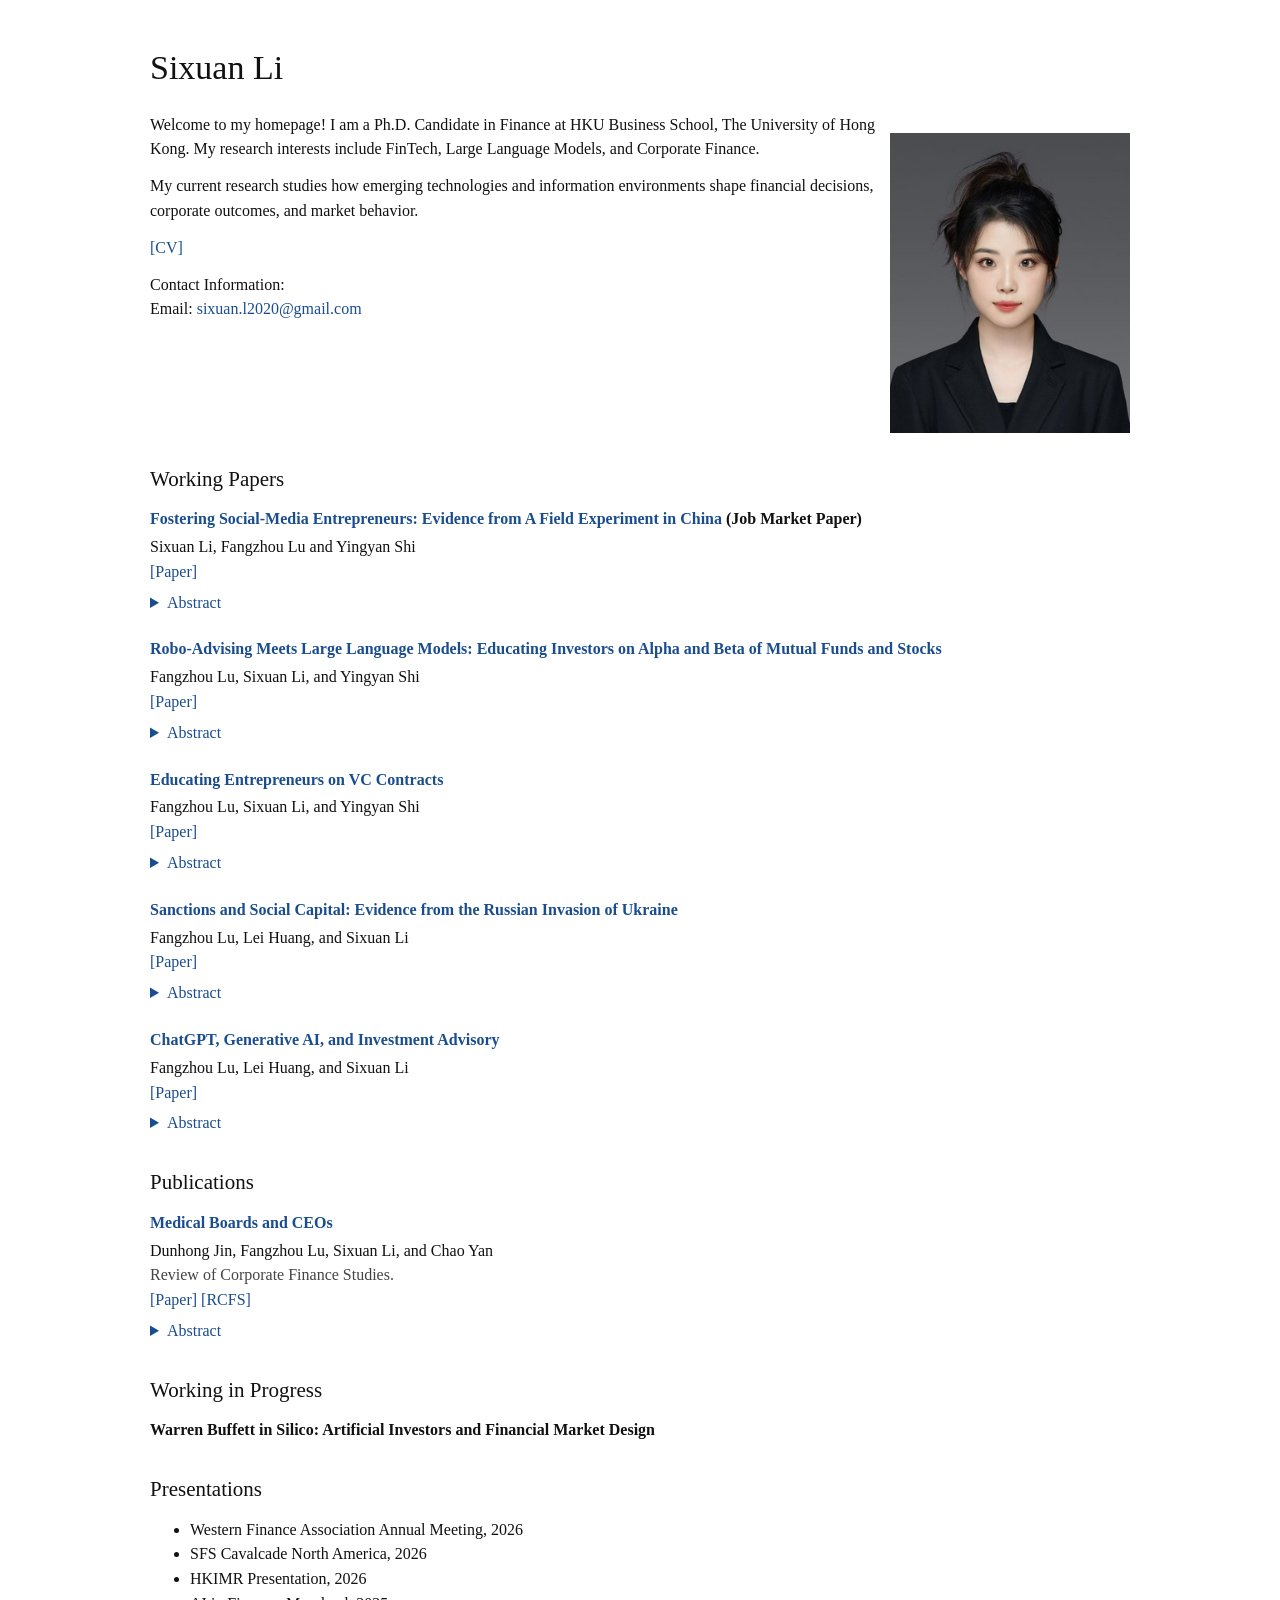
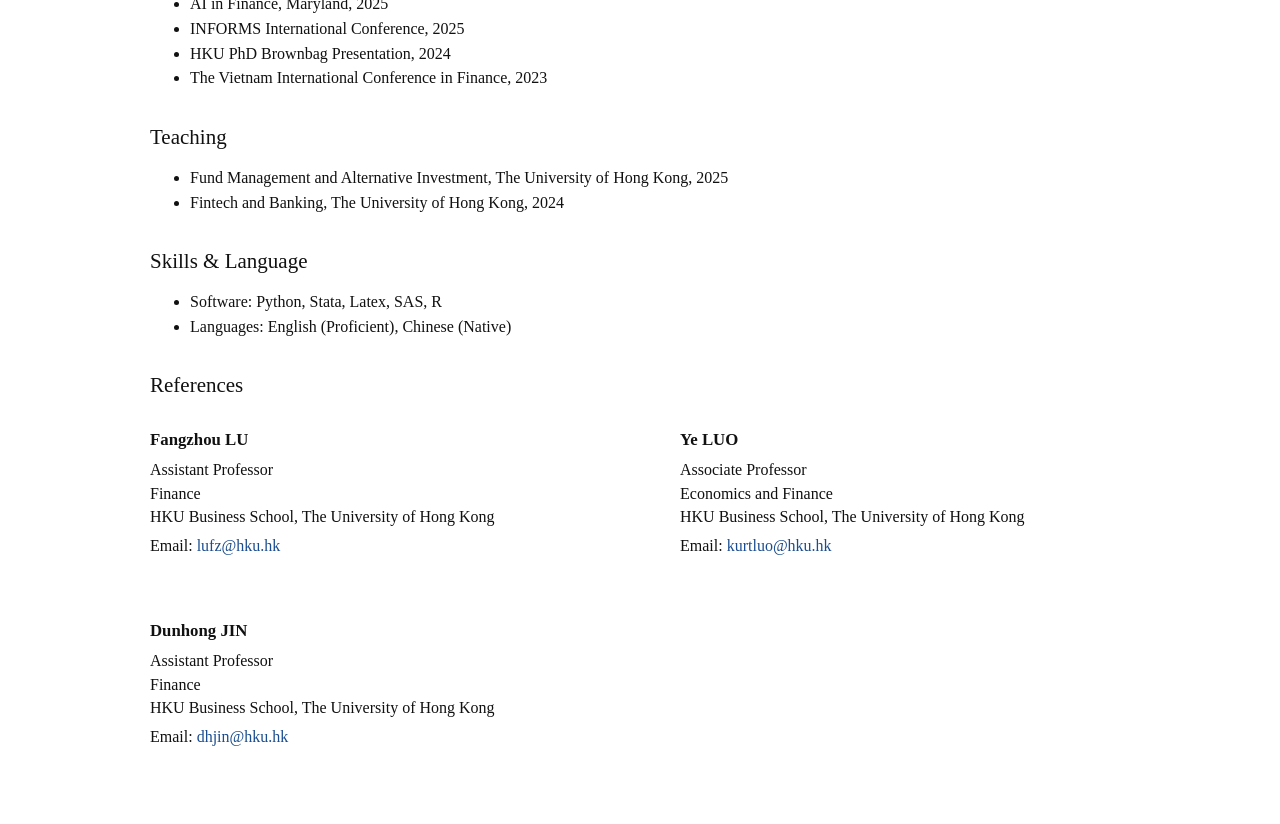
<file: index.html>
<!DOCTYPE html>
<html lang="en">
<head>
  <meta charset="utf-8">
  <title>Sixuan Li</title>
  <meta name="viewport" content="width=device-width, initial-scale=1">
  <meta name="description" content="Homepage of Sixuan Li, Ph.D. Candidate in Finance at The University of Hong Kong.">
  <link rel="stylesheet" href="style.css">

  <style>
    .photo {
      width: 240px;
      height: 300px;
      display: block;
      margin: 20px 0 30px 0;
    }

    .references-grid {
      display: grid;
      grid-template-columns: 1fr 1fr;
      column-gap: 80px;
      row-gap: 50px;
      margin-top: 20px;
    }

    .reference-name {
      font-weight: bold;
      font-size: 1.05em;
      margin-bottom: 8px;
    }

    .reference-item p {
      margin: 6px 0;
      line-height: 1.45;
    }

    @media (max-width: 700px) {
      .references-grid {
        grid-template-columns: 1fr;
        row-gap: 30px;
      }

      .photo {
        width: 100%;
        max-width: 340px;
      }
    }
  </style>
</head>

<body>
<div class="page">

  <h1>Sixuan Li</h1>

  <img class="photo" src="assets/Sixuan_Li_photo.jpg" alt="Sixuan Li">

  <p>
    Welcome to my homepage! I am a Ph.D. Candidate in Finance at HKU Business School,
    The University of Hong Kong. My research interests include FinTech, Large Language Models,
    and Corporate Finance.
  </p>

  <p>
    My current research studies how emerging technologies and information environments shape
    financial decisions, corporate outcomes, and market behavior.
  </p>

  <p>
    <a href="uploads/Sixuan_Li_CV.pdf">[CV]</a>
  </p>

  <p>
    Contact Information:<br>
    Email: <a href="mailto:sixuan.l2020@gmail.com">sixuan.l2020@gmail.com</a>
  </p>

  <div class="section">
    <h2>Working Papers</h2>

    <div class="paper">
      <div class="paper-title">
        <a href="https://papers.ssrn.com/sol3/papers.cfm?abstract_id=5240337" target="_blank" rel="noopener">
          Fostering Social-Media Entrepreneurs: Evidence from A Field Experiment in China
        </a> <strong>(Job Market Paper)</strong>
      </div>
      <div class="authors">Sixuan Li, Fangzhou Lu and Yingyan Shi</div>
      <div>
        <a href="https://papers.ssrn.com/sol3/papers.cfm?abstract_id=5240337" target="_blank" rel="noopener">[Paper]</a>
      </div>
      <details>
        <summary>Abstract</summary>
        <p>
          We conduct a field experiment in China, offering startups and SMEs conditional social media subsidies to stimulate business growth. The intervention increases revenue, employment, and access to fintech credit: treated firms are more likely to open online stores and obtain online loans, while traditional bank credit remains unchanged. Our results uncover a "fintech accelerator" mechanism: digital investment boosts both sales and digital footprints, such as customer ratings, which are crucial for fintech lending eligibility. These findings highlight the role of targeted digital interventions in promoting financial inclusion and reshaping credit allocation for startups and small businesses.
        </p>
      </details>
    </div>

    <div class="paper">
      <div class="paper-title">
        <a href="https://papers.ssrn.com/sol3/papers.cfm?abstract_id=5083305" target="_blank" rel="noopener">
          Robo-Advising Meets Large Language Models: Educating Investors on Alpha and Beta of Mutual Funds and Stocks
        </a>
      </div>
      <div class="authors">Fangzhou Lu, Sixuan Li, and Yingyan Shi</div>
      <div>
        <a href="https://papers.ssrn.com/sol3/papers.cfm?abstract_id=5083305" target="_blank" rel="noopener">[Paper]</a>
      </div>
      <details>
        <summary>Abstract</summary>
        <p>
          This paper investigates how integrating large language models (LLMs), such as ChatGPT or DeepSeek, into robo-advisory platforms can improve investor decision-making, using financial literacy as the main setting. In a pilot program with a major brokerage firm, the study enhances a robo-advisor with a back-end LLM that provides personalized and conversational support to investors, helping them distinguish between beta and alpha in mutual funds and stocks. Compared with a traditional rule-based chatbot and standard non-premium human assistance, the LLM-augmented robo-advisor significantly increases investor engagement and understanding, narrows the behavioral gap between one-click automatic enrollment and self-constructed portfolios, and builds relational trust similar to high-touch wealth management services. The LLM support also encourages ETF adoption, especially in trust-sensitive markets, and generates positive spillovers by making investors more likely to pursue international diversification even when such options are not actively promoted. Overall, integrating LLMs into robo-advisors produces substantial benefits, with treated investors earning monthly returns 40 basis points higher and realizing an average monthly gain of 750 RMB.
        </p>
      </details>
    </div>

    <div class="paper">
      <div class="paper-title">
        <a href="https://papers.ssrn.com/sol3/papers.cfm?abstract_id=5838502" target="_blank" rel="noopener">
          Educating Entrepreneurs on VC Contracts
        </a>
      </div>
      <div class="authors">Fangzhou Lu, Sixuan Li, and Yingyan Shi</div>
      <div>
        <a href="https://papers.ssrn.com/sol3/papers.cfm?abstract_id=5838502" target="_blank" rel="noopener">[Paper]</a>
      </div>
      <details>
        <summary>Abstract</summary>
        <p>
          This paper conducts a randomized controlled trial to examine how contract education and contract legal consulting affect entrepreneurs' outcomes in venture capital and seed funding. Entrepreneurs in the treatment group received targeted training on VC contract terms and startup financing agreements. The results show that treated entrepreneurs are less likely to obtain initial angel or seed funding and are more likely to enter traditional employment rather than continue their startup ventures. However, conditional on receiving angel or VC investment, treated entrepreneurs are more likely to secure follow-on funding, achieve higher later-stage valuations, and face a lower risk of involuntary removal as co-founders. Overall, the findings suggest that greater contract knowledge helps entrepreneurs make more informed career choices and negotiate better terms, but may also reduce their entry into the VC funding pipeline.
        </p>
      </details>
    </div>

    <div class="paper">
      <div class="paper-title">
        <a href="https://papers.ssrn.com/sol3/papers.cfm?abstract_id=4108129" target="_blank" rel="noopener">
          Sanctions and Social Capital: Evidence from the Russian Invasion of Ukraine
        </a>
      </div>
      <div class="authors">Fangzhou Lu, Lei Huang, and Sixuan Li</div>
      <div>
        <a href="https://papers.ssrn.com/sol3/papers.cfm?abstract_id=4108129" target="_blank" rel="noopener">[Paper]</a>
      </div>
      <details>
        <summary>Abstract</summary>
        <p>
          This paper examines what determines firms' decisions to exit Russia after the Ukraine invasion and whether investors value such social image management. It finds that firms withdrawing from Russia generally have higher ESG scores, especially social scores, but firms with higher ESG scores tend to announce their withdrawal later and choose softer forms of disengagement. Exit decisions are also more likely among firms headquartered in countries with greater security concerns, stronger public awareness, better institutional quality, common-law legal origins, or sanctions against Russia. However, these firms experience a 58-basis-point stock price decline after announcing business suspension, with no evidence of a stock market "reputation premium" relative to firms that remain. Overall, the evidence supports the reputation-concern channel rather than purely altruistic motives.
        </p>
      </details>
    </div>

    <div class="paper">
      <div class="paper-title">
        <a href="https://papers.ssrn.com/sol3/papers.cfm?abstract_id=4519182" target="_blank" rel="noopener">
          ChatGPT, Generative AI, and Investment Advisory
        </a>
      </div>
      <div class="authors">Fangzhou Lu, Lei Huang, and Sixuan Li</div>
      <div>
        <a href="https://papers.ssrn.com/sol3/papers.cfm?abstract_id=4519182" target="_blank" rel="noopener">[Paper]</a>
      </div>
      <details>
        <summary>Abstract</summary>
        <p>
          This paper examines whether large language models, such as ChatGPT, can use their reasoning capabilities to generate portfolio recommendations beyond conventional textual analysis. By fine-tuning the model with task-specific training data and adjusting ChatGPT's parameters to allow more flexible outputs, the paper shows that ChatGPT can construct portfolios that outperform market benchmarks in out-of-sample tests. Using two types of multilingual textual data—Wall Street Journal articles from the U.S. and Chinese government policy announcements—the study finds that ChatGPT-generated portfolios can achieve monthly three-factor alphas of up to 3%, especially in response to policy-related news. In contrast, traditional textual analysis methods fail to generate portfolios with positive alpha.
        </p>
      </details>
    </div>
  </div>

  <div class="section">
    <h2>Publications</h2>

    <div class="paper">
      <div class="paper-title">
        <a href="https://papers.ssrn.com/sol3/papers.cfm?abstract_id=3912479" target="_blank" rel="noopener">
          Medical Boards and CEOs
        </a>
      </div>
      <div class="authors">Dunhong Jin, Fangzhou Lu, Sixuan Li, and Chao Yan</div>
      <div class="note">Review of Corporate Finance Studies.</div>
      <div>
        <a href="https://papers.ssrn.com/sol3/papers.cfm?abstract_id=3912479" target="_blank" rel="noopener">[Paper]</a>
        <a href="https://academic.oup.com/rcfs/advance-article-abstract/doi/10.1093/rcfs/cfag008/8721939?redirectedFrom=fulltext" target="_blank" rel="noopener">[RCFS]</a>
      </div>
      <details>
        <summary>Abstract</summary>
        <p>
          Approximately 37% of Chinese listed firms possess medical expertise, as indicated by the presence of board members and senior executives with a medical degree or experience in the medical industry. Using the COVID-19 outbreak in China as a natural experiment, we find that the stock returns of firms with medical expertise, excluding those within the healthcare and pharmaceutical industries, are significantly higher than those of firms without such expertise. The positive impact is more pronounced when the CEO or Chairman has medical expertise and when the firm is not state-owned. Overall, this study underscores the importance of diversified executive human capital on firm performance by disentangling the effects of macroeconomic shocks.
        </p>
      </details>
    </div>
  </div>

  <div class="section">
    <h2>Working in Progress</h2>

    <div class="paper">
      <div class="paper-title">
        Warren Buffett in Silico: Artificial Investors and Financial Market Design
      </div>
    </div>
  </div>

  <div class="section">
    <h2>Presentations</h2>
    <ul>
      <li>Western Finance Association Annual Meeting, 2026</li>
      <li>SFS Cavalcade North America, 2026</li>
      <li>HKIMR Presentation, 2026</li>
      <li>AI in Finance, Maryland, 2025</li>
      <li>INFORMS International Conference, 2025</li>
      <li>HKU PhD Brownbag Presentation, 2024</li>
      <li>The Vietnam International Conference in Finance, 2023</li>
    </ul>
  </div>

  <div class="section">
    <h2>Teaching</h2>
    <ul>
      <li>Fund Management and Alternative Investment, The University of Hong Kong, 2025</li>
      <li>Fintech and Banking, The University of Hong Kong, 2024</li>
    </ul>
  </div>

  <div class="section">
    <h2>Skills &amp; Language</h2>
    <ul>
      <li>Software: Python, Stata, Latex, SAS, R</li>
      <li>Languages: English (Proficient), Chinese (Native)</li>
    </ul>
  </div>

  <div class="section">
    <h2>References</h2>

    <div class="references-grid">

      <div class="reference-item">
        <p class="reference-name">Fangzhou LU</p>
        <p>
          Assistant Professor<br>
          Finance<br>
          HKU Business School, The University of Hong Kong
        </p>
        <p>
          Email: <a href="mailto:lufz@hku.hk">lufz@hku.hk</a>
        </p>
      </div>

      <div class="reference-item">
        <p class="reference-name">Ye LUO</p>
        <p>
          Associate Professor<br>
          Economics and Finance<br>
          HKU Business School, The University of Hong Kong
        </p>
        <p>
          Email: <a href="mailto:kurtluo@hku.hk">kurtluo@hku.hk</a>
        </p>
      </div>

      <div class="reference-item">
        <p class="reference-name">Dunhong JIN</p>
        <p>
          Assistant Professor<br>
          Finance<br>
          HKU Business School, The University of Hong Kong
        </p>
        <p>
          Email: <a href="mailto:dhjin@hku.hk">dhjin@hku.hk</a>
        </p>
      </div>

    </div>
  </div>

</div>
</body>
</html>
</file>
<file: style.css>
body {
    margin: 0;
    padding: 0;
    background: #ffffff;
    color: #111111;
    font-family: Georgia, "Times New Roman", Times, serif;
    font-size: 16px;
    line-height: 1.55;
}

.page {
    max-width: 980px;
    margin: 0 auto;
    padding: 42px 28px 70px;
}

h1 {
    font-size: 34px;
    font-weight: normal;
    margin: 0 0 18px;
}

h2 {
    font-size: 21px;
    font-weight: normal;
    margin: 30px 0 12px;
}

h3 {
    font-size: 18px;
    margin: 20px 0 7px;
}

p {
    margin: 0 0 12px;
}

a {
    color: #1a4d8f;
    text-decoration: none;
}

a:hover {
    text-decoration: underline;
}

.photo {
    float: right;
    width: 230px;
    height: 230px;
    object-fit: cover;
    margin: 0 0 22px 32px;
}

.section {
    clear: both;
}

.paper {
    margin-bottom: 22px;
}

.paper-title {
    font-weight: bold;
}

.authors {
    margin-top: 3px;
}

.note {
    color: #444444;
}

.abstract-toggle {
    margin-top: 5px;
}

details {
    margin-top: 6px;
}

summary {
    cursor: pointer;
    color: #1a4d8f;
}

ul {
    margin-top: 6px;
}

.footer {
    margin-top: 34px;
    color: #444444;
}

@media (max-width: 720px) {
    .page {
        padding: 28px 20px 56px;
    }
    .photo {
        float: none;
        display: block;
        width: 210px;
        height: 210px;
        margin: 0 0 22px;
    }
}
</file>
